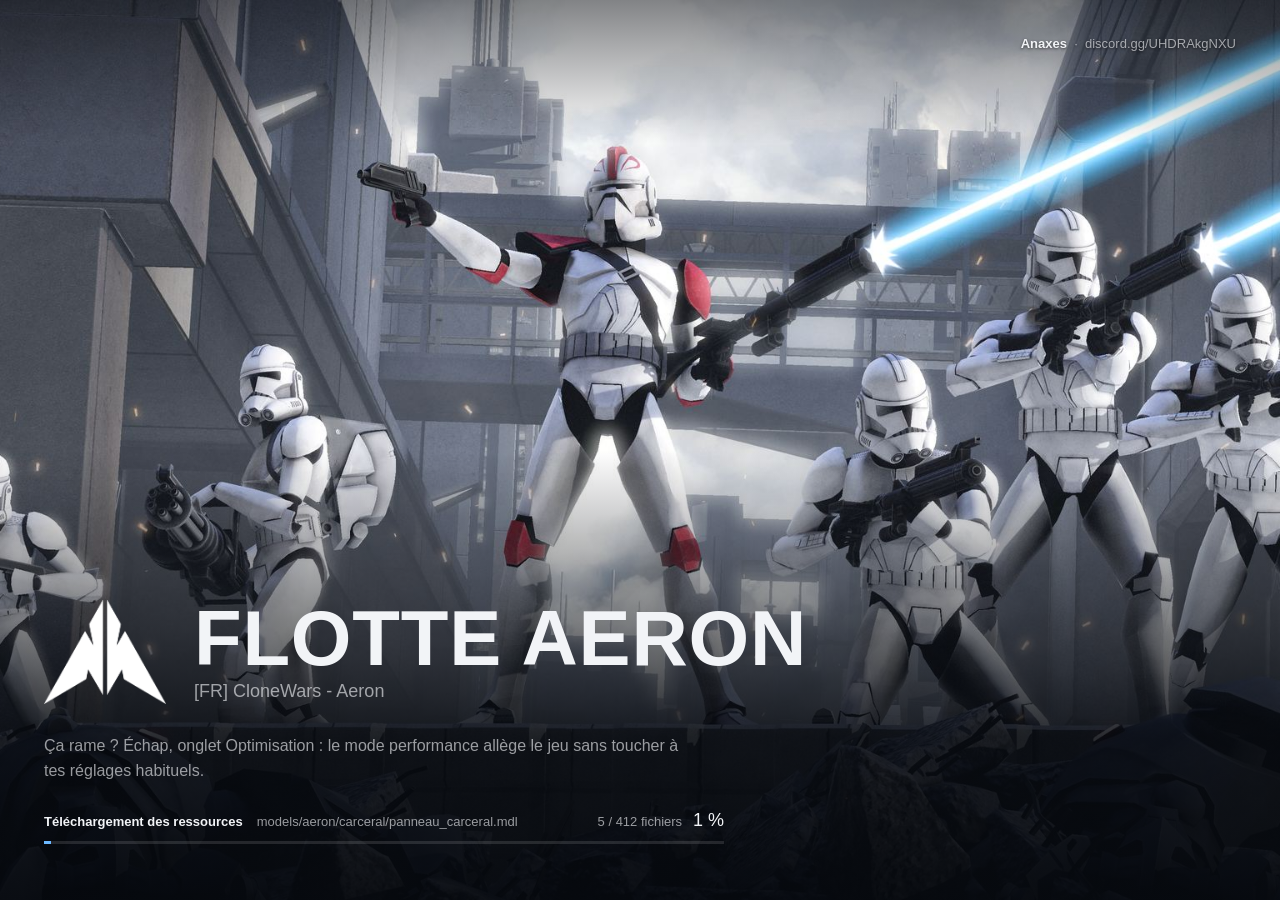
<file: index.html>
<!DOCTYPE html>
<html lang="fr">
<head>
<meta charset="UTF-8">
<title>Flotte Aeron — Chargement</title>
<link rel="stylesheet" href="css/style.css">
</head>
<body>

  <!-- images en dur : la première s'affiche même si le JS ne tourne pas -->
  <div class="bg">
    <img class="on" src="assets/img/backgrounds/1.jpg" alt="">
    <img src="assets/img/backgrounds/2.jpg" alt="">
    <img src="assets/img/backgrounds/3.jpg" alt="">
    <img src="assets/img/backgrounds/4.jpg" alt="">
  </div>
  <div class="shade"></div>

  <div class="map"><b id="map">—</b> &nbsp;·&nbsp; <span id="discord"></span></div>

  <!-- tout est à gauche : GMod pose son propre encadré en bas à droite -->
  <div class="main">
    <div class="mark">
      <img src="assets/img/logo.png" alt="">
      <div>
        <h1>Flotte Aeron</h1>
        <div class="server"><span id="server">[FR] CloneWars - Aeron</span></div>
      </div>
    </div>

    <p class="tip" id="tip"></p>

    <div class="load">
      <span><span id="step">Connexion au serveur</span><span id="file"></span></span>
      <span><span id="count"></span> &nbsp; <span class="pct" id="pct">0 %</span></span>
    </div>
    <div class="bar"><i id="fill"></i></div>
  </div>

  <script src="config.js"></script>
  <script src="js/loading.js"></script>
</body>
</html>
</file>
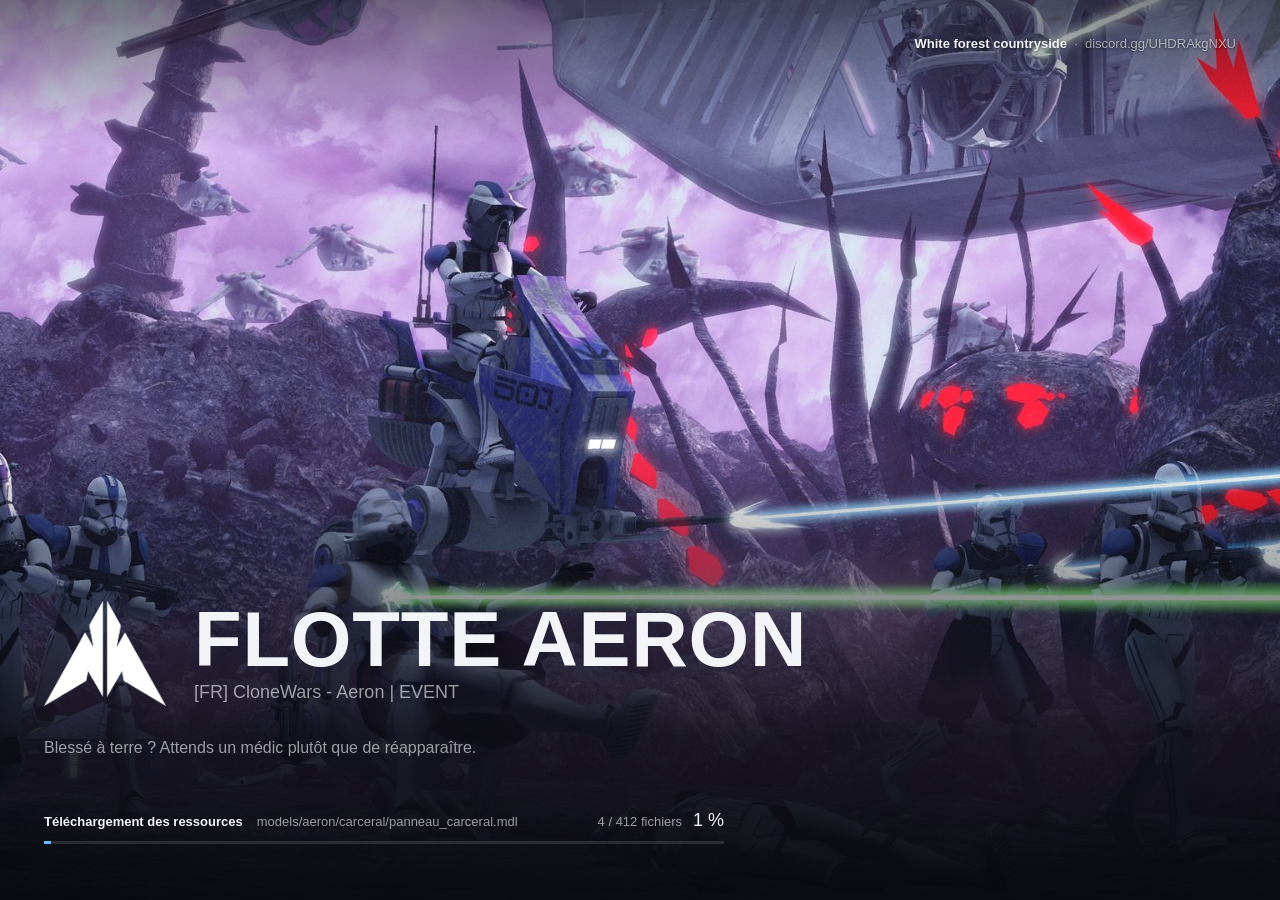
<file: event/index.html>
<!DOCTYPE html>
<html lang="fr">
<head>
<meta charset="UTF-8">
<title>Flotte Aeron — Event</title>
<link rel="stylesheet" href="../css/style.css">
</head>
<body>

  <!-- images en dur : la première s'affiche même si le JS ne tourne pas -->
  <div class="bg">
    <img class="on" src="../assets/img/backgrounds/4.jpg" alt="">
    <img src="../assets/img/backgrounds/3.jpg" alt="">
    <img src="../assets/img/backgrounds/1.jpg" alt="">
    <img src="../assets/img/backgrounds/2.jpg" alt="">
  </div>
  <div class="shade"></div>

  <div class="map"><b id="map">—</b> &nbsp;·&nbsp; <span id="discord"></span></div>

  <!-- tout est à gauche : GMod pose son propre encadré en bas à droite -->
  <div class="main">
    <div class="mark">
      <img src="../assets/img/logo.png" alt="">
      <div>
        <h1>Flotte Aeron</h1>
        <div class="server"><span id="server">[FR] CloneWars - Aeron | EVENT</span></div>
      </div>
    </div>

    <p class="tip" id="tip"></p>

    <div class="load">
      <span><span id="step">Connexion au serveur</span><span id="file"></span></span>
      <span><span id="count"></span> &nbsp; <span class="pct" id="pct">0 %</span></span>
    </div>
    <div class="bar"><i id="fill"></i></div>
  </div>

  <script src="config.js"></script>
  <script src="../js/loading.js"></script>
</body>
</html>
</file>
<file: css/style.css>
/* Écran de chargement — Flotte Aeron
   Navigateur de GMod = vieux Chromium : pas de inset, pas de min()/clamp(),
   pas de backdrop-filter, pas de filter. */

:root {
  --acc: #6cb8ff;
  --txt: #f2f4f7;
  --dim: rgba(242, 244, 247, 0.62);
  --gap: 64px;
  --cond: "Bahnschrift SemiBold Condensed", "Bahnschrift", "Arial Narrow", "Segoe UI", sans-serif;
}

* { margin: 0; padding: 0; box-sizing: border-box; }

html, body {
  width: 100%; height: 100%; overflow: hidden;
  background: #05080d; color: var(--txt);
  font-family: "Segoe UI", Roboto, Arial, sans-serif;
}

/* ---------- fond ---------- */
.bg { position: fixed; top: 0; left: 0; right: 0; bottom: 0; overflow: hidden; }
.bg img {
  position: absolute; top: 0; left: 0; width: 100%; height: 100%;
  object-fit: cover; opacity: 0;
  -webkit-transition: opacity 2s ease-in-out; transition: opacity 2s ease-in-out;
}
.bg img.on { opacity: 1; }

.shade {
  position: fixed; top: 0; left: 0; right: 0; bottom: 0;
  background: -webkit-linear-gradient(top, rgba(5,8,13,.5) 0%, rgba(5,8,13,0) 16%, rgba(5,8,13,0) 50%, rgba(5,8,13,.85) 82%, rgba(5,8,13,.95) 100%);
  background: linear-gradient(180deg, rgba(5,8,13,.5) 0%, rgba(5,8,13,0) 16%, rgba(5,8,13,0) 50%, rgba(5,8,13,.85) 82%, rgba(5,8,13,.95) 100%);
}

/* ---------- coin haut droit : carte, discrète ---------- */
.map {
  position: fixed; top: 36px; right: var(--gap);
  text-align: right; font-size: 13px; color: var(--dim);
  text-shadow: 0 1px 3px rgba(0,0,0,.6);
}
.map b { color: var(--txt); font-weight: 600; }

/* ---------- tout à gauche : GMod affiche son propre encadré en bas à droite ---------- */
.main { position: fixed; left: var(--gap); bottom: 56px; width: 820px; }

.mark { display: flex; align-items: center; gap: 28px; }
.mark img { width: 150px; height: auto; }
.mark h1 {
  font-family: var(--cond); font-weight: 600;
  font-size: 96px; line-height: .9; letter-spacing: .01em; white-space: nowrap;
  text-transform: uppercase;
}
.mark .server { font-size: 18px; white-space: nowrap; color: var(--dim); margin-top: 8px; }

.tip {
  margin-top: 30px; max-width: 640px; min-height: 48px;
  font-size: 16px; line-height: 1.55; color: var(--dim);
  -webkit-transition: opacity .4s ease; transition: opacity .4s ease;
}

.load {
  margin-top: 26px;
  display: flex; justify-content: space-between; align-items: baseline;
  font-size: 13px; color: var(--dim);
}
.load #step { color: var(--txt); font-weight: 600; margin-right: 14px; }
.load #file { white-space: nowrap; }
.load .pct { font-family: var(--cond); font-size: 18px; color: var(--txt); }

.bar { position: relative; margin-top: 10px; height: 3px; background: rgba(255,255,255,.12); }
.bar i {
  position: absolute; top: 0; left: 0; bottom: 0; width: 0; background: var(--acc);
  -webkit-transition: width .6s ease-out; transition: width .6s ease-out;
}

@media (max-width: 1500px) {
  :root { --gap: 44px; }
  .main { width: 680px; }
  .mark img { width: 122px; }
  .mark h1 { font-size: 78px; }
}
</file>
